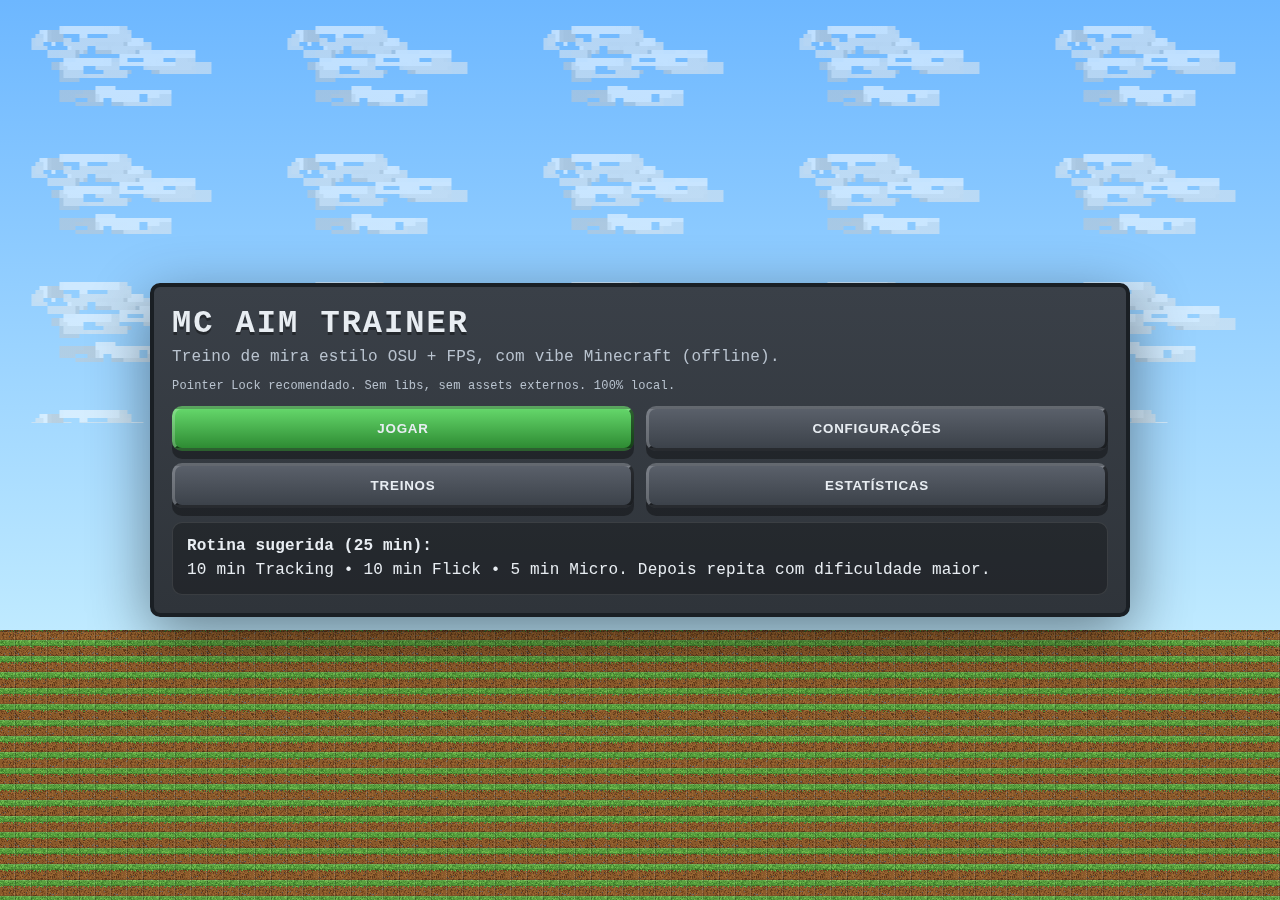
<file: j/index.html>
<!doctype html>
<html lang="pt-BR">
<head>
  <meta charset="utf-8"/>
  <meta name="viewport" content="width=device-width,initial-scale=1,maximum-scale=1"/>
  <title>MC Aim Trainer (OSU + FPS) — Offline</title>
  <link rel="stylesheet" href="style.css"/>
</head>
<body>
  <!-- Canvas principal (mira se move; fundo é "mundo" estático com ciclo dia/noite) -->
  <canvas id="gameCanvas" aria-label="Game canvas"></canvas>

  <!-- UI overlay -->
  <div id="uiLayer">
    <!-- HUD in-game -->
    <div id="hud" class="hud hidden" aria-label="HUD">
      <div class="hud-left">
        <div class="hud-box"><span>FPS</span><b id="hud-fps">—</b></div>
        <div class="hud-box"><span>Tempo</span><b id="hud-time">00:00</b></div>
        <div class="hud-box"><span>Modo</span><b id="hud-mode">OSU</b></div>
      </div>
      <div class="hud-right">
        <div class="hud-box"><span>Score</span><b id="hud-score">0</b></div>
        <div class="hud-box"><span>Combo</span><b id="hud-combo">0</b></div>
        <div class="hud-box"><span>Acc</span><b id="hud-acc">100%</b></div>
        <div class="hud-box"><span>H/M</span><b id="hud-hm">0/0</b></div>
        <div class="hud-box"><span>RT</span><b id="hud-rt">—</b></div>
      </div>
    </div>

    <!-- Hint para capturar pointer lock -->
    <div id="hintCapture" class="hint hidden">
      Clique no canvas para capturar o mouse (Pointer Lock).<br/>
      <span class="mc-dim">ESC pausa/libera. F fullscreen. TAB métricas. R reinicia.</span>
    </div>

    <!-- =========================
         MENU
         ========================= -->
    <section id="screen-menu" class="screen interactive">
      <div class="mc-panel">
        <header class="mc-header">
          <h1>MC AIM TRAINER</h1>
          <p class="mc-sub">Treino de mira estilo OSU + FPS, com vibe Minecraft (offline).</p>
          <p class="mc-dim">Pointer Lock recomendado. Sem libs, sem assets externos. 100% local.</p>
        </header>

        <div class="mc-grid">
          <button id="btn-play" class="mc-btn mc-btn--green">Jogar</button>
          <button id="btn-settings" class="mc-btn">Configurações</button>
          <button id="btn-trainings" class="mc-btn">Treinos</button>
          <button id="btn-stats" class="mc-btn">Estatísticas</button>
        </div>

        <div class="mc-tip">
          <b>Rotina sugerida (25 min):</b><br/>
          10 min Tracking • 10 min Flick • 5 min Micro. Depois repita com dificuldade maior.
        </div>
      </div>
    </section>

    <!-- =========================
         LOBBY / TREINOS
         ========================= -->
    <section id="screen-lobby" class="screen interactive hidden">
      <div class="mc-panel mc-panel--wide">
        <div class="mc-row mc-row--between">
          <div>
            <h2 class="mc-h3">LOBBY — Escolha um treino</h2>
            <div class="mc-inline">
              <span>Seed:</span><b id="seed-preview" class="mc-badge">auto</b>
              <span>Dificuldade:</span><b id="difficulty-preview" class="mc-badge">normal</b>
            </div>
          </div>
          <button id="btn-lobby-back" class="mc-btn mc-btn--small mc-btn--red">Voltar</button>
        </div>

        <div class="mc-split">
          <div class="mc-panel-inset">
            <div class="mc-grid mc-grid--modes">
              <button class="mc-btn mc-btn--green" data-mode="osu">1 — OSU Timing</button>
              <button class="mc-btn mc-btn--green" data-mode="flick">2 — Flick Shot</button>
              <button class="mc-btn mc-btn--green" data-mode="tracking">3 — Tracking</button>
              <button class="mc-btn mc-btn--green" data-mode="switch">4 — Target Switch</button>
              <button class="mc-btn mc-btn--green" data-mode="micro">5 — Micro Ajuste</button>
            </div>

            <div class="mc-tip">
              <b>Hotkeys:</b>
              <span class="mc-mono">ESC</span> pausa / libera mouse •
              <span class="mc-mono">F</span> fullscreen •
              <span class="mc-mono">R</span> reinicia •
              <span class="mc-mono">TAB</span> métricas •
              <span class="mc-mono">1..5</span> troca modo
            </div>
          </div>

          <div class="mc-panel-inset">
            <h3 class="mc-h3">Seed e Consistência</h3>
            <div class="mc-row mc-row--wrap">
              <input id="seed-input" class="mc-input" placeholder="seed (opcional) — ex: treino123" style="min-width:280px"/>
              <button id="btn-seed-random" class="mc-btn mc-btn--small">Seed aleatória</button>
            </div>
            <p class="mc-dim">Use seed para repetir a mesma sequência e comparar evolução.</p>

            <h3 class="mc-h3" style="margin-top:14px;">Explicação do modo</h3>
            <div class="mc-help">
              <div id="mode-help">—</div>
              <div class="mc-help-sub" id="mode-common">—</div>
            </div>
          </div>
        </div>
      </div>
    </section>

    <!-- =========================
         SETTINGS
         ========================= -->
    <section id="screen-settings" class="screen interactive hidden">
      <div class="mc-panel mc-panel--wide">
        <div class="mc-row mc-row--between">
          <div>
            <h2 class="mc-h3">Configurações</h2>
            <p class="mc-dim">Salvar aplica. Cancelar desfaz. (Corrige bug de "voltar/config")</p>
          </div>
          <div class="mc-row">
            <button id="btn-settings-reset" class="mc-btn mc-btn--small">Reset</button>
            <button id="btn-settings-cancel" class="mc-btn mc-btn--small mc-btn--red">Cancelar</button>
            <button id="btn-settings-save" class="mc-btn mc-btn--small mc-btn--green">Salvar</button>
          </div>
        </div>

        <div class="mc-settings">
          <div class="mc-col">
            <h3 class="mc-h3">Mira / Sens</h3>

            <div class="mc-setting">
              <label>Sensibilidade (modo livre)</label>
              <div class="mc-row">
                <input id="sens-slider" type="range" min="0.2" max="8" step="0.1"/>
                <b class="mc-badge" id="sens-value">—</b>
              </div>
              <div class="mc-dim">Usado apenas quando "Modo Minecraft" está desligado.</div>
            </div>

            <div class="mc-setting">
              <label class="mc-row"><input id="mc-mode" type="checkbox"/> <span>Modo Minecraft (feel aproximado)</span></label>
              <div id="mc-mode-box" class="mc-panel-inset">
                <div class="mc-setting">
                  <label>Sens Minecraft (%)</label>
                  <div class="mc-row">
                    <input id="mc-sens-slider" type="range" min="0" max="200" step="1"/>
                    <b class="mc-badge" id="mc-sens-value">—</b>
                  </div>
                  <div class="mc-dim">0–200%. (Internamente convertido para 0–1)</div>
                </div>

                <div class="mc-setting">
                  <label>FOV</label>
                  <div class="mc-row">
                    <input id="fov-slider" type="range" min="60" max="120" step="1"/>
                    <b class="mc-badge" id="fov-value">—</b>
                  </div>
                </div>

                <div class="mc-setting">
                  <label>DPI (opcional, p/ cm/360)</label>
                  <input id="dpi-input" class="mc-input" type="number" min="0" max="50000" placeholder="ex: 800"/>
                </div>

                <div class="mc-metrics-inline">
                  <div class="mc-badge">graus/pixel: <b class="mc-mono" id="deg-per-px">—</b></div>
                  <div class="mc-badge">graus/count: <b class="mc-mono" id="deg-per-count">—</b></div>
                  <div class="mc-badge">cm/360: <b class="mc-mono" id="cm-per-360">—</b></div>
                  <div class="mc-badge">eDPI: <b class="mc-mono" id="edpi">—</b></div>
                </div>

                <div class="mc-dim">Fórmula usada: <span class="mc-mono">(sens*0.6+0.2)^3 * 8 * 0.15</span> (graus por count). A escala por pixel usa o FOV.</div>
              </div>
            </div>

            <div class="mc-setting">
              <label>Smoothing (filtro exponencial)</label>
              <div class="mc-row">
                <input id="smooth-slider" type="range" min="0" max="0.95" step="0.01"/>
                <b class="mc-badge" id="smooth-value">—</b>
              </div>
              <div class="mc-dim">Desligado por padrão (0). Útil para reduzir micro tremor.</div>
            </div>

            <div class="mc-setting">
              <label class="mc-row"><input id="snap-toggle" type="checkbox"/> <span>Snap pixels (crosshair "pixel perfect")</span></label>
            </div>
          </div>

          <div class="mc-col">
            <h3 class="mc-h3">Visual / UX</h3>

            <div class="mc-setting">
              <label>Crosshair</label>
              <div class="mc-row mc-row--wrap">
                <select id="crosshair-type" class="mc-select">
                  <option value="plus">Plus</option>
                  <option value="cross">Cross</option>
                  <option value="dot">Dot</option>
                  <option value="circle">Circle</option>
                </select>
                <span>Tamanho</span>
                <input id="crosshair-size" type="range" min="6" max="26" step="1"/>
                <b class="mc-badge" id="crosshair-size-value">—</b>
                <input id="crosshair-color" type="color" value="#4CAF50"/>
              </div>
            </div>

            <div class="mc-setting">
              <label class="mc-row"><input id="daynight-toggle" type="checkbox"/> <span>Ciclo dia/noite</span></label>
              <div class="mc-row">
                <input id="daynight-speed" type="range" min="0.2" max="4" step="0.1"/>
                <b class="mc-badge" id="daynight-speed-value">—</b>
              </div>
              <div class="mc-dim">Velocidade mais alta = troca mais rápida (estrelas aparecem à noite).</div>
            </div>

            <div class="mc-setting">
              <label>Partículas</label>
              <div class="mc-row">
                <input id="particles-slider" type="range" min="0" max="240" step="10"/>
                <b class="mc-badge" id="particles-value">—</b>
              </div>
              <div class="mc-dim">Reduzir partículas melhora FPS em PCs fracos.</div>
            </div>

            <div class="mc-setting">
              <label>Volume</label>
              <div class="mc-row">
                <input id="volume-slider" type="range" min="0" max="100" step="1"/>
                <b class="mc-badge" id="volume-value">—</b>
              </div>
              <div class="mc-dim">Som gerado via WebAudio (sem arquivos).</div>
            </div>

            <div class="mc-setting">
              <label>Dificuldade (preset)</label>
              <select id="difficulty-select" class="mc-select">
                <option value="easy">Easy</option>
                <option value="normal">Normal</option>
                <option value="hard">Hard</option>
                <option value="insane">Insane</option>
              </select>
              <div class="mc-dim">Ajusta tamanho, velocidade e janelas de timing de forma global.</div>
            </div>

            <h3 class="mc-h3" style="margin-top:12px;">Acessibilidade</h3>
            <div class="mc-setting"><label class="mc-row"><input id="contrast-toggle" type="checkbox"/> <span>Alto contraste</span></label></div>
            <div class="mc-setting"><label class="mc-row"><input id="reduce-particles-toggle" type="checkbox"/> <span>Reduzir partículas</span></label></div>
            <div class="mc-setting"><label class="mc-row"><input id="colorblind-toggle" type="checkbox"/> <span>Paleta daltônica</span></label></div>
            <div class="mc-setting"><label class="mc-row"><input id="tips-toggle" type="checkbox"/> <span>Dicas e heurísticas</span></label></div>
          </div>
        </div>

        <div class="mc-tip">
          <b>Nota sobre "aceleração do mouse":</b> No browser, usando Pointer Lock, o movimento é relativo (movementX/Y)
          e não depende diretamente do cursor. Ainda assim, o sistema operacional pode interferir indiretamente — o jogo evita
          aceleração própria e usa apenas deltas crus + smoothing opcional.
        </div>
      </div>
    </section>

    <!-- =========================
         STATS
         ========================= -->
    <section id="screen-stats" class="screen interactive hidden">
      <div class="mc-panel mc-panel--wide">
        <div class="mc-row mc-row--between">
          <div>
            <h2 class="mc-h3">Estatísticas</h2>
            <p class="mc-dim">Top 10 por modo + últimas 20 sessões (localStorage).</p>
          </div>
          <div class="mc-row">
            <button id="btn-stats-clear" class="mc-btn mc-btn--small">Limpar Top 10 do modo</button>
            <button id="btn-stats-back" class="mc-btn mc-btn--small mc-btn--red">Voltar</button>
          </div>
        </div>

        <div class="mc-row mc-row--wrap" style="margin:10px 0;">
          <span>Modo:</span>
          <select id="stats-mode-select" class="mc-select">
            <option value="osu">OSU Timing</option>
            <option value="flick">Flick Shot</option>
            <option value="tracking">Tracking</option>
            <option value="switch">Target Switch</option>
            <option value="micro">Micro Ajuste</option>
          </select>
        </div>

        <div class="mc-split">
          <div class="mc-panel-inset">
            <h3 class="mc-h3">Top 10</h3>
            <ol id="stats-top10" class="mc-list mc-list--ordered"></ol>
          </div>

          <div class="mc-panel-inset">
            <h3 class="mc-h3">Últimas sessões</h3>
            <div id="stats-sessions" class="mc-sessions"></div>
          </div>
        </div>
      </div>
    </section>

    <!-- =========================
         LIVE OVERLAY (TAB)
         ========================= -->
    <section id="liveOverlay" class="overlay interactive hidden">
      <div class="mc-panel">
        <div class="mc-row mc-row--between">
          <h2 class="mc-h3">Métricas ao vivo</h2>
          <button id="btn-live-close" class="mc-btn mc-btn--small mc-btn--red">Fechar</button>
        </div>
        <div class="mc-split">
          <div class="mc-panel-inset">
            <h3 class="mc-h3">Métricas</h3>
            <div id="live-metrics" class="mc-help"></div>
          </div>
          <div class="mc-panel-inset">
            <h3 class="mc-h3">Heurísticas / Dicas</h3>
            <div id="live-tips" class="mc-help"></div>
          </div>
        </div>
        <p class="mc-dim">Dica: se o mouse "escapa" do jogo, clique no canvas para recapturar (Pointer Lock).</p>
      </div>
    </section>

    <!-- =========================
         PAUSE
         ========================= -->
    <section id="screen-pause" class="overlay interactive hidden">
      <div class="mc-panel">
        <div class="mc-row mc-row--between">
          <h2 class="mc-h3">Pausado</h2>
          <div class="mc-badge">ESC alterna pausar/voltar</div>
        </div>

        <div class="mc-grid">
          <button id="btn-resume" class="mc-btn mc-btn--green">Continuar</button>
          <button id="btn-capture" class="mc-btn">Capturar mouse</button>
          <button id="btn-restart" class="mc-btn">Reiniciar</button>
          <button id="btn-quit" class="mc-btn mc-btn--red">Sair</button>
        </div>

        <div class="mc-tip">
          Se o ESC não acionar (alguns browsers liberam Pointer Lock sem emitir keydown),
          o jogo pausa automaticamente ao perder o Pointer Lock.
        </div>
      </div>
    </section>

    <!-- =========================
         RESULTS
         ========================= -->
    <section id="screen-results" class="screen interactive hidden">
      <div class="mc-panel mc-panel--wide">
        <div class="mc-row mc-row--between">
          <div>
            <h2 class="mc-h3">Resultados</h2>
            <div class="mc-inline">
              <span>Score</span><b class="mc-badge" id="res-score">0</b>
              <span>Acc</span><b class="mc-badge" id="res-acc">—</b>
              <span>Combo</span><b class="mc-badge" id="res-combo">0</b>
              <span>RT</span><b class="mc-badge" id="res-rt">—</b>
            </div>
          </div>
          <div class="mc-row">
            <button id="btn-results-retry" class="mc-btn mc-btn--small mc-btn--green">Repetir</button>
            <button id="btn-results-lobby" class="mc-btn mc-btn--small">Lobby</button>
            <button id="btn-results-back" class="mc-btn mc-btn--small mc-btn--red">Menu</button>
          </div>
        </div>

        <div class="mc-split">
          <div class="mc-panel-inset">
            <h3 class="mc-h3">Diagnóstico</h3>
            <div id="res-diagnosis" class="mc-help">—</div>
            <h3 class="mc-h3" style="margin-top:12px;">Sugestões</h3>
            <ul id="res-suggestions" class="mc-list"></ul>
          </div>

          <div class="mc-panel-inset">
            <h3 class="mc-h3">Gráficos</h3>
            <div class="charts">
              <div class="chart">
                <div class="chart-title">Acurácia ao longo do tempo</div>
                <canvas id="chart-acc" class="chart-canvas"></canvas>
              </div>
              <div class="chart">
                <div class="chart-title">Reação ao longo do tempo</div>
                <canvas id="chart-rt" class="chart-canvas"></canvas>
              </div>
              <div class="chart">
                <div class="chart-title">Distribuição do erro radial</div>
                <canvas id="chart-hist" class="chart-canvas"></canvas>
              </div>
              <div class="chart">
                <div class="chart-title">Heatmap (onde erra)</div>
                <canvas id="chart-heat" class="chart-canvas"></canvas>
              </div>
            </div>
            <p class="mc-dim">Obs: Tracking usa "on-target" como acurácia.</p>
          </div>
        </div>
      </div>
    </section>
  </div>

  <script src="app.js" defer></script>
</body>
</html>
</file>
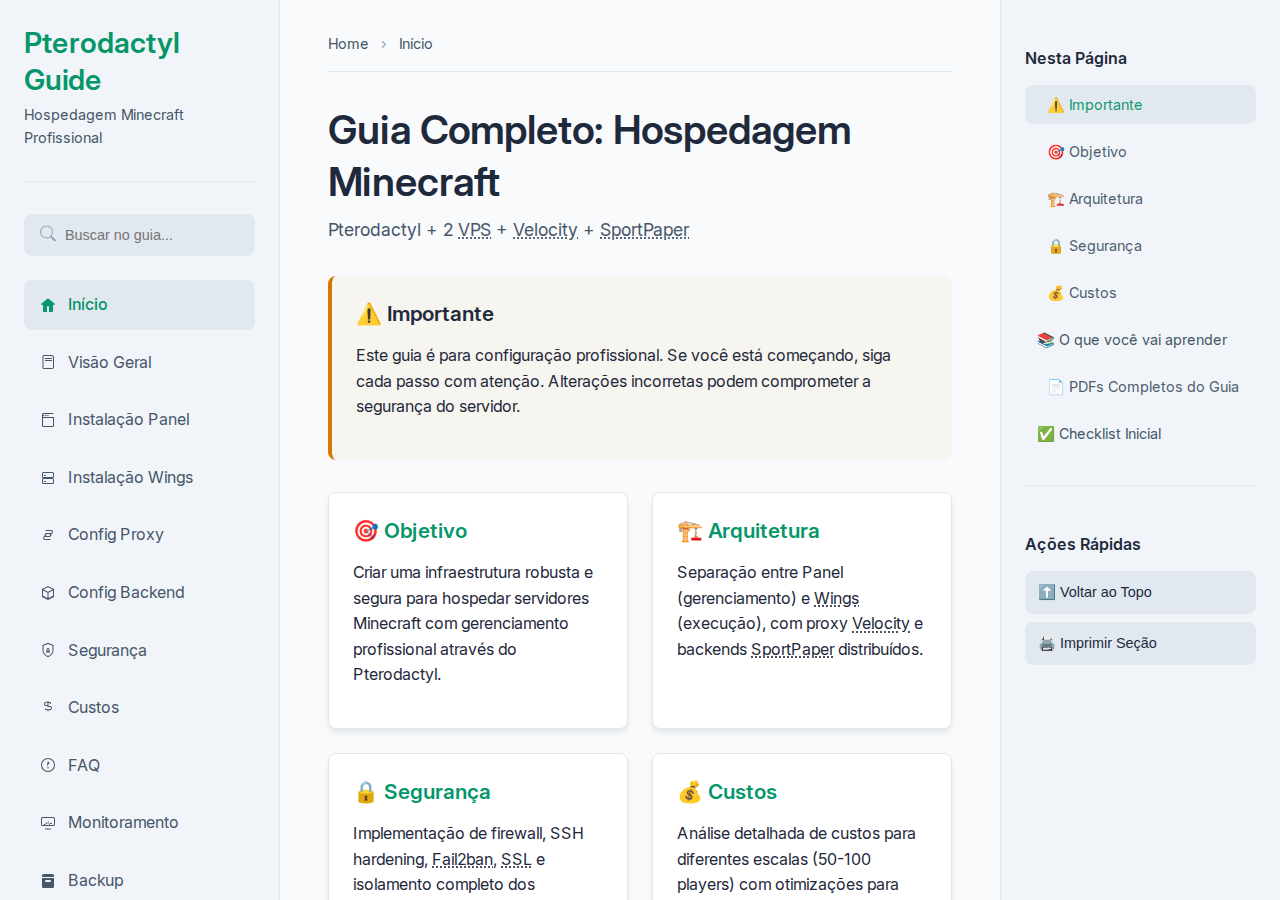
<file: ptero/index.html>
<!DOCTYPE html>
<html lang="pt-BR" data-theme="dark">
<head>
    <meta charset="UTF-8" />
    <meta name="viewport" content="width=device-width, initial-scale=1.0" />
    <title>Guia Completo: Hospedagem Minecraft com Pterodactyl</title>

    <link rel="stylesheet" href="css/base.css" />
    <link rel="stylesheet" href="css/layout.css" />
    <link rel="stylesheet" href="css/components.css" />

    <meta name="color-scheme" content="dark light" />
    <meta name="description" content="Guia prático e completo para hospedar servidores Minecraft (Velocity + SportPaper) com Pterodactyl, segurança, custos e operação." />
</head>
<body>

    <!-- Sidebar Esquerda -->
    <aside class="sidebar-left">
        <div class="logo">
            <h1>Pterodactyl Guide</h1>
            <p class="logo-subtitle">Hospedagem Minecraft Profissional</p>
        </div>

        <!-- Busca -->
        <div class="search-container">
            <input type="text" id="search-input" placeholder="Buscar no guia..." />
            <button id="search-button" aria-label="Buscar">
                <svg width="16" height="16" viewBox="0 0 16 16" fill="currentColor" aria-hidden="true">
                    <path d="M11.742 10.344a6.5 6.5 0 10-1.397 1.398h-.001c.03.04.062.078.098.115l3.85 3.85a1 1 0 001.415-1.414l-3.85-3.85a1.007 1.007 0 00-.115-.1zM12 6.5a5.5 5.5 0 11-11 0 5.5 5.5 0 0111 0z"/>
                </svg>
            </button>
        </div>

        <div id="search-results" class="hidden" aria-live="polite"></div>

        <!-- Navegação Principal -->
        <nav class="main-nav" aria-label="Seções">
            <ul>
                <li>
                    <a href="#home" class="nav-item active" data-section="home">
                        <svg width="16" height="16" viewBox="0 0 16 16" fill="currentColor" aria-hidden="true">
                            <use href="assets/icons/home.svg#icon"></use>
                        </svg>
                        <img class="nav-icon" src="assets/icons/home.svg" alt="" aria-hidden="true">
                        <span>Início</span>
                    </a>
                </li>
                <li>
                    <a href="#visao-geral" class="nav-item" data-section="visao-geral">
                        <svg width="16" height="16" viewBox="0 0 16 16" fill="currentColor" aria-hidden="true">
                            <use href="assets/icons/guide.svg#icon"></use>
                        </svg>
                        <img class="nav-icon" src="assets/icons/guide.svg" alt="" aria-hidden="true">
                        <span>Visão Geral</span>
                    </a>
                </li>
                <li>
                    <a href="#instalacao-panel" class="nav-item" data-section="instalacao-panel">
                        <svg width="16" height="16" viewBox="0 0 16 16" fill="currentColor" aria-hidden="true">
                            <use href="assets/icons/panel.svg#icon"></use>
                        </svg>
                        <img class="nav-icon" src="assets/icons/panel.svg" alt="" aria-hidden="true">
                        <span>Instalação Panel</span>
                    </a>
                </li>
                <li>
                    <a href="#instalacao-wings" class="nav-item" data-section="instalacao-wings">
                        <svg width="16" height="16" viewBox="0 0 16 16" fill="currentColor" aria-hidden="true">
                            <use href="assets/icons/node.svg#icon"></use>
                        </svg>
                        <img class="nav-icon" src="assets/icons/node.svg" alt="" aria-hidden="true">
                        <span>Instalação Wings</span>
                    </a>
                </li>
                <li>
                    <a href="#configuracao-proxy" class="nav-item" data-section="configuracao-proxy">
                        <svg width="16" height="16" viewBox="0 0 16 16" fill="currentColor" aria-hidden="true">
                            <use href="assets/icons/proxy.svg#icon"></use>
                        </svg>
                        <img class="nav-icon" src="assets/icons/proxy.svg" alt="" aria-hidden="true">
                        <span>Config Proxy</span>
                    </a>
                </li>
                <li>
                    <a href="#configuracao-backend" class="nav-item" data-section="configuracao-backend">
                        <svg width="16" height="16" viewBox="0 0 16 16" fill="currentColor" aria-hidden="true">
                            <use href="assets/icons/backend.svg#icon"></use>
                        </svg>
                        <img class="nav-icon" src="assets/icons/backend.svg" alt="" aria-hidden="true">
                        <span>Config Backend</span>
                    </a>
                </li>
                <li>
                    <a href="#seguranca" class="nav-item" data-section="seguranca">
                        <svg width="16" height="16" viewBox="0 0 16 16" fill="currentColor" aria-hidden="true">
                            <use href="assets/icons/security.svg#icon"></use>
                        </svg>
                        <img class="nav-icon" src="assets/icons/security.svg" alt="" aria-hidden="true">
                        <span>Segurança</span>
                    </a>
                </li>
                <li>
                    <a href="#custos" class="nav-item" data-section="custos">
                        <svg width="16" height="16" viewBox="0 0 16 16" fill="currentColor" aria-hidden="true">
                            <use href="assets/icons/costs.svg#icon"></use>
                        </svg>
                        <img class="nav-icon" src="assets/icons/costs.svg" alt="" aria-hidden="true">
                        <span>Custos</span>
                    </a>
                </li>
                <li>
                    <a href="#faq" class="nav-item" data-section="faq">
                        <svg width="16" height="16" viewBox="0 0 16 16" fill="currentColor" aria-hidden="true">
                            <use href="assets/icons/faq.svg#icon"></use>
                        </svg>
                        <img class="nav-icon" src="assets/icons/faq.svg" alt="" aria-hidden="true">
                        <span>FAQ</span>
                    </a>
                </li>
                <li>
                    <a href="#monitoramento" class="nav-item" data-section="monitoramento">
                        <svg width="16" height="16" viewBox="0 0 16 16" fill="currentColor" aria-hidden="true">
                            <use href="assets/icons/monitor.svg#icon"></use>
                        </svg>
                        <img class="nav-icon" src="assets/icons/monitor.svg" alt="" aria-hidden="true">
                        <span>Monitoramento</span>
                    </a>
                </li>
                <li>
                    <a href="#backup" class="nav-item" data-section="backup">
                        <svg width="16" height="16" viewBox="0 0 16 16" fill="currentColor" aria-hidden="true">
                            <use href="assets/icons/backup.svg#icon"></use>
                        </svg>
                        <img class="nav-icon" src="assets/icons/backup.svg" alt="" aria-hidden="true">
                        <span>Backup</span>
                    </a>
                </li>
                <li>
                    <a href="#links" class="nav-item" data-section="links">
                        <svg width="16" height="16" viewBox="0 0 16 16" fill="currentColor" aria-hidden="true">
                            <use href="assets/icons/links.svg#icon"></use>
                        </svg>
                        <img class="nav-icon" src="assets/icons/links.svg" alt="" aria-hidden="true">
                        <span>Links Úteis</span>
                    </a>
                </li>
            </ul>
        </nav>

        <!-- Toggle Tema -->
        <div class="theme-toggle">
            <button id="theme-toggle-btn" aria-label="Alternar tema">
                <span class="theme-icon">🌙</span>
                <span class="theme-text">Modo Claro</span>
            </button>
        </div>
    </aside>

    <!-- Conteúdo Principal -->
    <main class="content" role="main">
        <!-- Breadcrumb -->
        <div class="breadcrumb" aria-label="Breadcrumb">
            <span>Home</span>
            <span class="separator">›</span>
            <span id="current-section">Início</span>
        </div>

        <noscript>
            <div class="highlight-card warning">
                <h3>⚠️ JavaScript desativado</h3>
                <p>Ative JavaScript para navegação, pesquisa, tooltips e botões de copiar funcionarem corretamente.</p>
            </div>
        </noscript>

        <!-- SEÇÃO: HOME -->
        <section id="home" class="content-section active">
            <h1>Guia Completo: Hospedagem Minecraft</h1>
            <p class="subtitle">Pterodactyl + 2 VPS + Velocity + SportPaper</p>

            <div class="highlight-card warning">
                <h3>⚠️ Importante</h3>
                <p>Este guia é para configuração profissional. Se você está começando, siga cada passo com atenção. Alterações incorretas podem comprometer a segurança do servidor.</p>
            </div>

            <div class="cards-grid">
                <div class="card">
                    <h3>🎯 Objetivo</h3>
                    <p>Criar uma infraestrutura robusta e segura para hospedar servidores Minecraft com gerenciamento profissional através do Pterodactyl.</p>
                </div>
                <div class="card">
                    <h3>🏗️ Arquitetura</h3>
                    <p>Separação entre Panel (gerenciamento) e Wings (execução), com proxy Velocity e backends SportPaper distribuídos.</p>
                </div>
                <div class="card">
                    <h3>🔒 Segurança</h3>
                    <p>Implementação de firewall, SSH hardening, Fail2ban, SSL e isolamento completo dos containers.</p>
                </div>
                <div class="card">
                    <h3>💰 Custos</h3>
                    <p>Análise detalhada de custos para diferentes escalas (50-100 players) com otimizações para economizar.</p>
                </div>
            </div>

            <h2>📚 O que você vai aprender</h2>
            <ul class="numbered-list">
                <li>Como instalar e configurar o Pterodactyl Panel em uma VPS separada</li>
                <li>Como instalar Wings e configurar Nodes para execução de servidores</li>
                <li>Configuração completa do Velocity Proxy com segurança</li>
                <li>Setup otimizado do SportPaper para performance máxima</li>
                <li>Implementação de medidas de segurança essenciais</li>
                <li>Estratégias de backup e monitoramento</li>
            </ul>

            <div class="download-card">
                <h3>📄 PDFs Completos do Guia</h3>
                <p>Baixe os guias completos em PDF para consulta offline</p>
                <div class="download-buttons">
                    <a href="assets/pdfs/Guia_Pterodactyl_2VPS_Velocity_SportPaper_BR.pdf" class="btn btn-primary" download>
                        📥 Guia Pterodactyl Completo
                    </a>
                    <a href="assets/pdfs/Guia_Custos_Hospedagem_Minecraft_50-100_BR.pdf" class="btn btn-secondary" download>
                        📥 Guia de Custos
                    </a>
                </div>
            </div>

            <h2>✅ Checklist Inicial</h2>
            <div class="checklist">
                <div class="checklist-item">
                    <input type="checkbox" id="home-check-1">
                    <label for="home-check-1">Tenho 2 VPS com Ubuntu 22.04+ (Panel e Node separados)</label>
                </div>
                <div class="checklist-item">
                    <input type="checkbox" id="home-check-2">
                    <label for="home-check-2">Tenho um domínio ou subdomínios configurados (panel.meudominio.com)</label>
                </div>
                <div class="checklist-item">
                    <input type="checkbox" id="home-check-3">
                    <label for="home-check-3">Tenho acesso SSH root nas VPS</label>
                </div>
                <div class="checklist-item">
                    <input type="checkbox" id="home-check-4">
                    <label for="home-check-4">Entendo conceitos básicos de Linux e comandos terminal</label>
                </div>
            </div>
        </section>

        <!-- SEÇÃO: VISÃO GERAL -->
        <section id="visao-geral" class="content-section">
            <h1>Visão Geral da Arquitetura</h1>
            <p class="subtitle">Entenda como tudo se conecta</p>

            <h2>🏛️ Arquitetura Recomendada</h2>
            <div class="architecture-diagram">
                <div class="arch-row">
                    <div class="arch-item">
                        <div class="arch-title">VPS 1 - Panel</div>
                        <div class="arch-content">
                            <ul>
                                <li>Pterodactyl Panel</li>
                                <li>Banco de dados MySQL</li>
                                <li>Redis (cache/sessões)</li>
                                <li>Nginx (reverse proxy)</li>
                                <li>SSL/TLS</li>
                            </ul>
                        </div>
                    </div>
                    <div class="arch-connector">
                        <div class="connector-line"></div>
                        <div class="connector-text">API Segura<br>(HTTPS)</div>
                        <div class="connector-line"></div>
                    </div>
                    <div class="arch-item">
                        <div class="arch-title">VPS 2 - Node</div>
                        <div class="arch-content">
                            <ul>
                                <li>Pterodactyl Wings</li>
                                <li>Docker Containers</li>
                                <li>Velocity Proxy</li>
                                <li>SportPaper Servers</li>
                                <li>Backup Storage</li>
                            </ul>
                        </div>
                    </div>
                </div>
            </div>

            <div class="highlight-card concept">
                <h3>💡 Por que separar Panel e Wings?</h3>
                <p>Separar o Panel (gerenciamento) do Wings (execução) aumenta drasticamente a segurança. Mesmo se um servidor Minecraft for comprometido, o atacante não terá acesso ao painel de controle.</p>
            </div>

            <h2>🔄 Fluxo de Conexão</h2>
            <ol class="numbered-list">
                <li>Jogador conecta no IP/Domínio do <span data-term="Velocity">Velocity Proxy</span></li>
                <li>Velocity direciona para o backend <span data-term="SportPaper">SportPaper</span> apropriado</li>
                <li>Panel gerencia todos os servidores via API com Wings</li>
                <li>Wings executa os containers Docker isoladamente</li>
            </ol>

            <h2>📊 Componentes Principais</h2>
            <table class="data-table">
                <thead>
                    <tr>
                        <th>Componente</th>
                        <th>Função</th>
                        <th>Onde Rodar</th>
                    </tr>
                </thead>
                <tbody>
                    <tr>
                        <td><strong>Pterodactyl Panel</strong></td>
                        <td>Interface web de gerenciamento</td>
                        <td>VPS 1 (Panel)</td>
                    </tr>
                    <tr>
                        <td><strong>Wings</strong></td>
                        <td>Daemon que executa containers</td>
                        <td>VPS 2 (Node)</td>
                    </tr>
                    <tr>
                        <td><strong>Velocity</strong></td>
                        <td>Proxy para múltiplos servidores</td>
                        <td>VPS 2 (Node)</td>
                    </tr>
                    <tr>
                        <td><strong>SportPaper</strong></td>
                        <td>Servidor Minecraft otimizado</td>
                        <td>VPS 2 (Node)</td>
                    </tr>
                </tbody>
            </table>
        </section>

        <!-- SEÇÃO: INSTALAÇÃO PANEL -->
        <section id="instalacao-panel" class="content-section">
            <h1>Instalação do Pterodactyl Panel</h1>
            <p class="subtitle">Configuração completa na VPS 1</p>

            <div class="highlight-card tip">
                <h3>✅ Pré-requisitos</h3>
                <p>Ubuntu 22.04 LTS, 2GB+ RAM, 20GB+ SSD, domínio configurado apontando para IP da VPS.</p>
            </div>

            <h2>1️⃣ Preparação do Sistema</h2>
            <p>Atualize o sistema e instale dependências básicas:</p>

            <div class="code-block">
                <div class="code-header">
                    <span>Terminal - Atualização</span>
                    <button class="copy-btn">
                        <svg width="14" height="14" viewBox="0 0 16 16" fill="currentColor" aria-hidden="true">
                            <path d="M10 1.5a.5.5 0 0 1 .5.5v1a.5.5 0 0 1-.5.5h-1a.5.5 0 0 1-.5-.5v-1a.5.5 0 0 1 .5-.5h1z"/>
                            <path d="M4.5 3A1.5 1.5 0 0 0 3 4.5v9A1.5 1.5 0 0 0 4.5 15h7A1.5 1.5 0 0 0 13 13.5v-9A1.5 1.5 0 0 0 11.5 3h-7zM4 4.5a.5.5 0 0 1 .5-.5h7a.5.5 0 0 1 .5.5v9a.5.5 0 0 1-.5.5h-7a.5.5 0 0 1-.5-.5v-9z"/>
                            <path d="M1.5 5A1.5 1.5 0 0 1 3 3.5v9A2.5 2.5 0 0 0 5.5 15H4A2.5 2.5 0 0 1 1.5 12.5v-7.5z"/>
                        </svg>
                        Copiar
                    </button>
                </div>
                <pre><code>apt update &amp;&amp; apt upgrade -y
apt install -y curl wget sudo gnupg2 ca-certificates lsb-release apt-transport-https software-properties-common</code></pre>
            </div>

            <h2>2️⃣ Instalar Docker (Opcional)</h2>
            <p>O Panel não precisa de Docker, mas pode ser útil para ferramentas auxiliares. Se preferir, pule esta etapa.</p>

            <h2>3️⃣ Instalar Dependências do Panel</h2>
            <p>O Pterodactyl Panel requer PHP, Composer, MariaDB e Nginx:</p>

            <div class="code-block">
                <div class="code-header">
                    <span>Instalação PHP + Nginx</span>
                    <button class="copy-btn">Copiar</button>
                </div>
                <pre><code>apt install -y nginx mariadb-server redis-server
apt install -y php8.1 php8.1-cli php8.1-gd php8.1-mysql php8.1-pdo php8.1-mbstring php8.1-tokenizer php8.1-bcmath php8.1-xml php8.1-fpm php8.1-curl php8.1-zip</code></pre>
            </div>

            <div class="highlight-card warning">
                <h3>⚠️ Versão do PHP</h3>
                <p>Verifique no site oficial do Pterodactyl qual versão do PHP é suportada. Ajuste conforme necessário (8.1, 8.2, etc).</p>
            </div>

            <h2>4️⃣ Download e Configuração do Panel</h2>
            <p>Baixe a versão mais recente do Panel:</p>

            <div class="code-block">
                <div class="code-header">
                    <span>Download Panel</span>
                    <button class="copy-btn">Copiar</button>
                </div>
                <pre><code>mkdir -p /var/www/pterodactyl
cd /var/www/pterodactyl
curl -Lo panel.tar.gz https://github.com/pterodactyl/panel/releases/latest/download/panel.tar.gz
tar -xzvf panel.tar.gz
chmod -R 755 storage/* bootstrap/cache/</code></pre>
            </div>

            <h2>5️⃣ Instalar Composer e Dependências</h2>
            <div class="code-block">
                <div class="code-header">
                    <span>Composer</span>
                    <button class="copy-btn">Copiar</button>
                </div>
                <pre><code>curl -sS https://getcomposer.org/installer | php
mv composer.phar /usr/local/bin/composer
cd /var/www/pterodactyl
composer install --no-dev --optimize-autoloader</code></pre>
            </div>

            <h2>6️⃣ Configurar Banco de Dados</h2>
            <p>Crie banco e usuário:</p>

            <div class="code-block small">
                <div class="code-header">
                    <span>MariaDB</span>
                    <button class="copy-btn">Copiar</button>
                </div>
                <pre><code>mysql -u root -p</code></pre>
            </div>

            <pre><code class="language-sql">CREATE DATABASE panel;
CREATE USER 'pterodactyl'@'127.0.0.1' IDENTIFIED BY 'SENHA_FORTE_AQUI';
GRANT ALL PRIVILEGES ON panel.* TO 'pterodactyl'@'127.0.0.1';
FLUSH PRIVILEGES;
exit;</code></pre>

            <h2>7️⃣ Configurar Environment</h2>
            <p>Configure o arquivo <code>.env</code>:</p>
            <div class="code-block">
                <div class="code-header">
                    <span>Setup .env</span>
                    <button class="copy-btn">Copiar</button>
                </div>
                <pre><code>cp .env.example .env
php artisan key:generate --force
php artisan p:environment:setup
php artisan p:environment:database
php artisan p:environment:mail</code></pre>
            </div>

            <h2>8️⃣ Migrar e Criar Usuário Admin</h2>
            <div class="code-block">
                <div class="code-header">
                    <span>Migrations</span>
                    <button class="copy-btn">Copiar</button>
                </div>
                <pre><code>php artisan migrate --seed --force
php artisan p:user:make</code></pre>
            </div>

            <h2>9️⃣ Configurar Nginx + SSL</h2>
            <p>Configure o virtual host do Nginx e obtenha certificado SSL com Certbot.</p>

            <div class="highlight-card tip">
                <h3>📌 Dica</h3>
                <p>No final, você terá o Panel acessível em <code>https://panel.seudominio.com</code> com SSL ativo.</p>
            </div>
        </section>

        <!-- SEÇÃO: INSTALAÇÃO WINGS -->
        <section id="instalacao-wings" class="content-section">
            <h1>Instalação do Wings (Node)</h1>
            <p class="subtitle">Configuração completa na VPS 2</p>

            <h2>1️⃣ Instalar Docker</h2>
            <p>O Wings usa Docker para executar os servidores em containers isolados:</p>

            <div class="code-block">
                <div class="code-header">
                    <span>Docker Install</span>
                    <button class="copy-btn">Copiar</button>
                </div>
                <pre><code>curl -sSL https://get.docker.com/ | CHANNEL=stable bash
systemctl enable --now docker</code></pre>
            </div>

            <h2>2️⃣ Instalar Wings</h2>
            <div class="code-block">
                <div class="code-header">
                    <span>Download Wings</span>
                    <button class="copy-btn">Copiar</button>
                </div>
                <pre><code>mkdir -p /etc/pterodactyl
curl -L -o /usr/local/bin/wings https://github.com/pterodactyl/wings/releases/latest/download/wings_linux_amd64
chmod u+x /usr/local/bin/wings</code></pre>
            </div>

            <h2>3️⃣ Configurar Systemd</h2>
            <p>Crie o serviço do Wings:</p>

            <div class="code-block">
                <div class="code-header">
                    <span>Service File</span>
                    <button class="copy-btn">Copiar</button>
                </div>
                <pre><code>cat &gt; /etc/systemd/system/wings.service &lt;&lt; 'EOF'
[Unit]
Description=Pterodactyl Wings Daemon
After=docker.service
Requires=docker.service

[Service]
User=root
WorkingDirectory=/etc/pterodactyl
LimitNOFILE=4096
PIDFile=/var/run/wings/daemon.pid
ExecStart=/usr/local/bin/wings
Restart=on-failure
StartLimitInterval=180
StartLimitBurst=30
RestartSec=5s

[Install]
WantedBy=multi-user.target
EOF</code></pre>
            </div>

            <div class="code-block small">
                <div class="code-header">
                    <span>Enable Wings</span>
                    <button class="copy-btn">Copiar</button>
                </div>
                <pre><code>systemctl enable --now wings</code></pre>
            </div>

            <h2>4️⃣ Configurar Node no Panel</h2>
            <p>No Panel, vá em <strong>Admin → Nodes → Create New</strong> e configure:</p>

            <ul>
                <li>FQDN do Node (node1.seudominio.com ou IP)</li>
                <li>Comunicação SSL habilitada</li>
                <li>Portas: 8080 (API Wings) e ranges de jogos (ex: 25565-25600)</li>
            </ul>

            <div class="highlight-card warning">
                <h3>⚠️ Certificado SSL no Node</h3>
                <p>Para segurança, configure SSL também no Node (Let's Encrypt) ou use proxy reverso. Nunca exponha Wings sem HTTPS.</p>
            </div>
        </section>

        <!-- SEÇÃO: CONFIG PROXY -->
        <section id="configuracao-proxy" class="content-section">
            <h1>Configuração do Velocity Proxy</h1>
            <p class="subtitle">Proxy seguro e otimizado</p>

            <h2>🎮 O que é Velocity?</h2>
            <p><span data-term="Velocity">Velocity</span> é um proxy moderno e performático para Minecraft, substituto do BungeeCord. Ele permite múltiplos servidores backend com uma entrada única.</p>

            <h2>📦 Configuração no Pterodactyl</h2>
            <p>Crie um servidor no Panel usando um Egg de proxy (Velocity) e configure:</p>

            <div class="cards-grid">
                <div class="card">
                    <h3>Memória</h3>
                    <p>2-4GB para 100 players</p>
                </div>
                <div class="card">
                    <h3>CPU</h3>
                    <p>2 cores dedicados</p>
                </div>
                <div class="card">
                    <h3>Porta</h3>
                    <p>25565 (principal)</p>
                </div>
            </div>

            <h2>⚙️ velocity.toml</h2>
            <p>Configuração essencial do arquivo:</p>

            <div class="code-block">
                <div class="code-header">
                    <span>velocity.toml - básico</span>
                    <button class="copy-btn">Copiar</button>
                </div>
                <pre><code>[servers]
lobby = "127.0.0.1:25566"
survival = "127.0.0.1:25567"

[forced-hosts]
"seudominio.com" = ["lobby"]

[advanced]
compression-threshold = 256
login-ratelimit = 3000</code></pre>
            </div>

            <div class="highlight-card tip">
                <h3>🔒 Segurança do Proxy</h3>
                <p>Configure firewall para permitir conexões externas apenas na porta do proxy. Backends devem aceitar conexões apenas do proxy (localhost ou rede interna Docker).</p>
            </div>
        </section>

        <!-- SEÇÃO: CONFIG BACKEND -->
        <section id="configuracao-backend" class="content-section">
            <h1>Configuração do SportPaper Backend</h1>
            <p class="subtitle">Servidores Minecraft otimizados</p>

            <h2>🏃‍♂️ Por que SportPaper?</h2>
            <p><span data-term="SportPaper">SportPaper</span> é uma fork otimizada do Paper para Minecraft 1.8.8, focada em performance para servidores PvP e minigames.</p>

            <h2>⚙️ Configuração Recomendada</h2>
            <div class="step-navigation">
                <div class="step active" data-step="1">1. JVM Flags</div>
                <div class="step" data-step="2">2. server.properties</div>
                <div class="step" data-step="3">3. spigot.yml</div>
                <div class="step" data-step="4">4. bukkit.yml</div>
            </div>

            <div class="step-content active" data-step="1">
                <h3>JVM Flags Otimizadas</h3>
                <p>Exemplo de flags com <code>G1GC</code> (ajuste <code>-Xms</code>/<code>-Xmx</code> conforme a RAM alocada):</p>
                <div class="code-block">
                    <div class="code-header">
                        <span>Startup Command</span>
                        <button class="copy-btn">Copiar</button>
                    </div>
                    <pre><code>java -Xms4G -Xmx4G -XX:+UseG1GC -XX:+ParallelRefProcEnabled -XX:MaxGCPauseMillis=200 -XX:+UnlockExperimentalVMOptions -XX:+DisableExplicitGC -XX:+AlwaysPreTouch -XX:G1NewSizePercent=30 -XX:G1MaxNewSizePercent=40 -XX:G1HeapRegionSize=8M -XX:G1ReservePercent=20 -XX:G1HeapWastePercent=5 -XX:G1MixedGCCountTarget=4 -XX:InitiatingHeapOccupancyPercent=15 -XX:G1MixedGCLiveThresholdPercent=90 -XX:G1RSetUpdatingPauseTimePercent=5 -XX:SurvivorRatio=32 -XX:+PerfDisableSharedMem -XX:MaxTenuringThreshold=1 -Dusing.aikars.flags=https://mcflags.emc.gs -Daikars.new.flags=true -jar server.jar nogui</code></pre>
                </div>
            </div>

            <div class="step-content" data-step="2">
                <h3>server.properties</h3>
                <div class="code-block">
                    <div class="code-header">
                        <span>Config Base</span>
                        <button class="copy-btn">Copiar</button>
                    </div>
                    <pre><code>view-distance=6
network-compression-threshold=256
max-players=100
use-native-transport=true</code></pre>
                </div>
            </div>

            <div class="step-content" data-step="3">
                <h3>spigot.yml</h3>
                <p>Ajustes para performance:</p>
                <ul>
                    <li>entity-activation-range reduzido</li>
                    <li>merge-radius otimizado</li>
                    <li>ticks-per ajustado</li>
                </ul>
            </div>

            <div class="step-content" data-step="4">
                <h3>bukkit.yml</h3>
                <p>Configure limites de spawn e chunk-gc para reduzir lag.</p>
            </div>

            <div class="highlight-card concept">
                <h3>💡 Dica de Performance</h3>
                <p>Para 100 players, use SSD NVMe e CPU com alto single-thread. Minecraft depende muito de performance por core.</p>
            </div>
        </section>

        <!-- SEÇÃO: SEGURANÇA -->
        <section id="seguranca" class="content-section">
            <h1>Segurança Completa</h1>
            <p class="subtitle">Proteja sua infraestrutura</p>

            <h2>🔥 Firewall UFW</h2>
            <p>Configure firewall permitindo apenas portas necessárias:</p>

            <div class="code-block">
                <div class="code-header">
                    <span>UFW Setup</span>
                    <button class="copy-btn">Copiar</button>
                </div>
                <pre><code>ufw default deny incoming
ufw default allow outgoing
ufw allow ssh
ufw allow 80/tcp
ufw allow 443/tcp
ufw allow 25565/tcp  # Proxy
ufw enable</code></pre>
            </div>

            <h2>🔑 SSH Hardening</h2>
            <p>Edite <code>/etc/ssh/sshd_config</code>:</p>

            <div class="code-block">
                <div class="code-header">
                    <span>SSH Config</span>
                    <button class="copy-btn">Copiar</button>
                </div>
                <pre><code>PermitRootLogin no
PasswordAuthentication no
Port 2222
MaxAuthTries 3</code></pre>
            </div>

            <h2>🛡️ Fail2ban</h2>
            <p>Proteja contra brute force:</p>

            <div class="code-block small">
                <div class="code-header">
                    <span>Install Fail2ban</span>
                    <button class="copy-btn">Copiar</button>
                </div>
                <pre><code>apt install -y fail2ban
systemctl enable --now fail2ban</code></pre>
            </div>

            <div class="highlight-card danger">
                <h3>🚨 Atenção</h3>
                <p>Sempre teste SSH em uma nova sessão antes de fechar a atual. Mudanças erradas podem te deixar sem acesso ao servidor.</p>
            </div>
        </section>

        <!-- SEÇÃO: CUSTOS -->
        <section id="custos" class="content-section">
            <h1>Análise de Custos</h1>
            <p class="subtitle">Quanto custa hospedar 50-100 players?</p>

            <h2>📊 Comparação de Custos</h2>
            <div class="cost-comparison">
                <div class="cost-card">
                    <h3>🏠 Setup Básico</h3>
                    <p class="cost-title">50 players - 1 VPS</p>
                    <div class="cost-breakdown">
                        <div class="cost-item">
                            <span>VPS (4GB RAM)</span>
                            <span>R$ 40-80/mês</span>
                        </div>
                        <div class="cost-item">
                            <span>Domínio</span>
                            <span>R$ 40/ano</span>
                        </div>
                    </div>
                    <div class="cost-total">
                        <span>Total</span>
                        <span>~R$ 60/mês</span>
                    </div>
                </div>

                <div class="cost-card">
                    <h3>🏢 Setup Profissional</h3>
                    <p class="cost-title">100 players - 2 VPS</p>
                    <div class="cost-breakdown">
                        <div class="cost-item">
                            <span>VPS Panel (2GB)</span>
                            <span>R$ 30-50/mês</span>
                        </div>
                        <div class="cost-item">
                            <span>VPS Node (8GB)</span>
                            <span>R$ 80-150/mês</span>
                        </div>
                        <div class="cost-item">
                            <span>Backup Storage</span>
                            <span>R$ 20-40/mês</span>
                        </div>
                    </div>
                    <div class="cost-total">
                        <span>Total</span>
                        <span>~R$ 180/mês</span>
                    </div>
                    <div class="cost-note warning">
                        💡 Inclui redundância e segurança
                    </div>
                </div>
            </div>

            <h2>📄 Guia Completo de Custos</h2>
            <div class="download-card">
                <h3>Baixe a análise detalhada</h3>
                <p>Inclui cálculos para diferentes escalas e otimizações</p>
                <a href="assets/pdfs/Guia_Custos_Hospedagem_Minecraft_50-100_BR.pdf" class="btn btn-primary" download>
                    📥 Download PDF Custos
                </a>
            </div>
        </section>

        <!-- SEÇÃO: FAQ -->
        <section id="faq" class="content-section">
            <h1>Perguntas Frequentes</h1>
            <p class="subtitle">Dúvidas comuns sobre Pterodactyl</p>

            <div class="faq-grid">
                <div class="faq-item">
                    <h3>❓ Preciso mesmo de 2 VPS?</h3>
                    <p>Para produção profissional, sim. Separar Panel e Node aumenta segurança. Para testes, 1 VPS funciona.</p>
                </div>
                <div class="faq-item">
                    <h3>❓ Qual melhor OS?</h3>
                    <p>Ubuntu 22.04 LTS é recomendado por estabilidade e suporte. Debian também funciona.</p>
                </div>
                <div class="faq-item">
                    <h3>❓ Posso usar Cloudflare?</h3>
                    <p>Sim para o Panel (HTTP). Para Minecraft (TCP), use DNS only ou Spectrum (pago).</p>
                </div>
                <div class="faq-item">
                    <h3>❓ Como fazer backups?</h3>
                    <p>Pterodactyl tem sistema de backups integrado. Para mais segurança, use backup externo automático.</p>
                </div>
            </div>

            <h2>📖 Glossário</h2>
            <div class="glossary">
                <div class="glossary-item" data-term="Pterodactyl Panel">
                    <strong>Panel</strong> - Interface web de gerenciamento
                </div>
                <div class="glossary-item" data-term="Wings">
                    <strong>Wings</strong> - Daemon que executa containers
                </div>
                <div class="glossary-item" data-term="Egg">
                    <strong>Egg</strong> - Template de servidor no Pterodactyl
                </div>
                <div class="glossary-item" data-term="Node">
                    <strong>Node</strong> - Servidor físico/VPS que roda Wings
                </div>
                <div class="glossary-item" data-term="Allocation">
                    <strong>Allocation</strong> - Porta/IP disponível para servidores
                </div>
                <div class="glossary-item" data-term="Velocity">
                    <strong>Velocity</strong> - Proxy Minecraft moderno
                </div>
            </div>
        </section>

        <!-- SEÇÃO: MONITORAMENTO -->
        <section id="monitoramento" class="content-section">
            <h1>Monitoramento e Logs</h1>
            <p class="subtitle">Mantenha tudo sob controle</p>

            <h2>📈 Métricas Importantes</h2>
            <ul>
                <li>CPU usage (especialmente single-core)</li>
                <li>RAM e swap</li>
                <li>Disk I/O</li>
                <li>Network traffic</li>
                <li>TPS do Minecraft</li>
            </ul>

            <h2>🔍 Ferramentas Recomendadas</h2>
            <div class="cards-grid">
                <div class="card">
                    <h3>htop</h3>
                    <p>Monitor de processos em tempo real</p>
                    <div class="code-block small">
                        <div class="code-header">
                            <span>Install</span>
                            <button class="copy-btn">Copiar</button>
                        </div>
                        <pre><code>apt install -y htop</code></pre>
                    </div>
                </div>
                <div class="card">
                    <h3>netdata</h3>
                    <p>Dashboard completo de métricas</p>
                </div>
                <div class="card">
                    <h3>Prometheus + Grafana</h3>
                    <p>Solução profissional para monitoramento</p>
                </div>
            </div>

            <div class="highlight-card tip">
                <h3>💡 Dica</h3>
                <p>Configure alertas para CPU > 90%, RAM > 85% e disk space < 20% livre.</p>
            </div>
        </section>

        <!-- SEÇÃO: BACKUP -->
        <section id="backup" class="content-section">
            <h1>Backup e Recuperação</h1>
            <p class="subtitle">Nunca perca seus dados</p>

            <h2>💾 Tipos de Backup</h2>
            <table class="data-table">
                <thead>
                    <tr>
                        <th>Tipo</th>
                        <th>O que inclui</th>
                        <th>Frequência</th>
                    </tr>
                </thead>
                <tbody>
                    <tr>
                        <td>World Backup</td>
                        <td>Mundos e regiões</td>
                        <td>Diário</td>
                    </tr>
                    <tr>
                        <td>Config Backup</td>
                        <td>Configurações e plugins</td>
                        <td>Semanal</td>
                    </tr>
                    <tr>
                        <td>Database Backup</td>
                        <td>MySQL/MongoDB/Redis dumps</td>
                        <td>Diário</td>
                    </tr>
                </tbody>
            </table>

            <h2>🔄 Estratégia 3-2-1</h2>
            <div class="highlight-card concept">
                <h3>📌 Regra 3-2-1</h3>
                <p>3 cópias dos dados, em 2 mídias diferentes, 1 offsite (fora do servidor principal).</p>
            </div>

            <h2>📦 Backup com rsync</h2>
            <div class="code-block">
                <div class="code-header">
                    <span>rsync example</span>
                    <button class="copy-btn">Copiar</button>
                </div>
                <pre><code>rsync -avz /var/lib/pterodactyl/backup/ user@backup-server:/backups/pterodactyl/</code></pre>
            </div>
        </section>

        <!-- SEÇÃO: LINKS -->
        <section id="links" class="content-section">
            <h1>Links e Recursos Úteis</h1>
            <p class="subtitle">Referências oficiais e ferramentas</p>

            <div class="links-grid">
                <div class="link-card">
                    <h3>📚 Documentação</h3>
                    <ul>
                        <li><a href="https://pterodactyl.io/" target="_blank" rel="noopener noreferrer">Docs Oficiais Pterodactyl</a></li>
                        <li><a href="https://github.com/pterodactyl/panel" target="_blank" rel="noopener noreferrer">GitHub Panel</a></li>
                        <li><a href="https://github.com/pterodactyl/wings" target="_blank" rel="noopener noreferrer">GitHub Wings</a></li>
                    </ul>
                </div>

                <div class="link-card">
                    <h3>🎮 Minecraft</h3>
                    <ul>
                        <li><a href="https://velocitypowered.com/" target="_blank" rel="noopener noreferrer">Velocity</a></li>
                        <li><a href="https://papermc.io/" target="_blank" rel="noopener noreferrer">PaperMC</a></li>
                        <li><a href="https://www.spigotmc.org/" target="_blank" rel="noopener noreferrer">SpigotMC</a></li>
                    </ul>
                </div>

                <div class="link-card">
                    <h3>🔧 Ferramentas</h3>
                    <ul>
                        <li><a href="https://certbot.eff.org/" target="_blank" rel="noopener noreferrer">Certbot</a></li>
                        <li><a href="https://www.cloudflare.com/" target="_blank" rel="noopener noreferrer">Cloudflare</a></li>
                        <li><a href="https://github.com/fail2ban/fail2ban" target="_blank" rel="noopener noreferrer">Fail2ban</a></li>
                    </ul>
                </div>
            </div>
        </section>
    </main>

    <!-- Sidebar Direita -->
    <aside class="sidebar-right">
        <div class="toc-container">
            <h3>Nesta Página</h3>
            <ul id="toc-list"></ul>
        </div>

        <div class="quick-actions">
            <h3>Ações Rápidas</h3>
            <button class="quick-action-btn" id="btn-top">
                ⬆️ Voltar ao Topo
            </button>
            <button class="quick-action-btn" id="btn-print">
                🖨️ Imprimir Seção
            </button>
        </div>
    </aside>

    <!-- Tooltip -->
    <div id="tooltip" class="tooltip" role="tooltip"></div>

    <script src="js/theme.js"></script>
    <script src="js/search.js"></script>
    <script src="js/tooltips.js"></script>
    <script src="js/scrollspy.js"></script>
</body>
</html>
</file>
<file: j/style.css>
/* ============================================================
   MC Aim Trainer - style.css
   Visual: Minecraft-ish (painéis cinza, botões bevel, texto "quadradinho")
   100% offline, sem fontes externas.
   ============================================================ */

:root{
  --bg0:#0b0f14;
  --panel:#2f343a;
  --panel2:#3a4048;
  --edge:#1a1f24;
  --hi:#ffffff;
  --text:#e8edf2;
  --muted:#b9c3cf;
  --accent:#4caf50;
  --accent2:#2196f3;
  --danger:#ff5252;
  --shadow: rgba(0,0,0,.45);
}

*{ box-sizing:border-box; }
html,body{
  width:100%;
  height:100%;
  margin:0;
  background: var(--bg0);
  color: var(--text);
  font-family: ui-monospace, SFMono-Regular, Menlo, Monaco, Consolas, "Liberation Mono", "Courier New", monospace;
  letter-spacing:.2px;
  overflow:hidden;
}

body.high-contrast{
  --panel:#1d1f22;
  --panel2:#262a2f;
  --text:#ffffff;
  --muted:#d7d7d7;
}

/* Canvas sempre full */
#gameCanvas{
  position:fixed;
  inset:0;
  width:100%;
  height:100%;
  display:block;
  background:#000;
  image-rendering: pixelated;
  image-rendering: crisp-edges;
}

/* UI layer */
#uiLayer{
  position:fixed;
  inset:0;
  pointer-events:none; /* só screens/overlays são interativos */
}

/* Screens */
.screen, .overlay{
  position:absolute;
  inset:0;
  display:flex;
  align-items:center;
  justify-content:center;
  padding: 18px;
  pointer-events:none;
}

.screen.interactive, .overlay.interactive{
  pointer-events:auto;
}

.hidden{ display:none !important; }

/* Panels */
.mc-panel{
  width:min(980px, calc(100% - 14px));
  max-height: calc(100% - 14px);
  overflow:auto;
  background: linear-gradient(180deg, var(--panel2), var(--panel));
  border: 4px solid var(--edge);
  box-shadow: 0 18px 60px var(--shadow);
  border-radius: 10px;
  padding: 18px;
}

.mc-panel--wide{ width:min(1240px, calc(100% - 14px)); }

.mc-panel-inset{
  background: rgba(0,0,0,.20);
  border: 2px solid rgba(0,0,0,.35);
  border-radius: 10px;
  padding: 14px;
}

.mc-header h1{
  margin: 0 0 6px 0;
  letter-spacing: 2px;
  text-shadow: 0 3px 0 rgba(0,0,0,.35);
}
.mc-sub{
  margin:0 0 8px 0;
  color: var(--muted);
}
.mc-dim{ color: var(--muted); font-size: 12px; line-height: 1.35; }
.mc-mono{ font-family: inherit; letter-spacing:.2px; }

/* Layout helpers */
.mc-row{ display:flex; gap:10px; align-items:center; }
.mc-row--between{ justify-content:space-between; }
.mc-row--wrap{ flex-wrap:wrap; }
.mc-inline{
  display:flex;
  gap:10px;
  align-items:center;
  flex-wrap:wrap;
}
.mc-split{
  display:grid;
  grid-template-columns: 1.12fr .88fr;
  gap: 14px;
  margin-top: 14px;
}
@media (max-width: 980px){
  .mc-split{ grid-template-columns: 1fr; }
}

.mc-grid{
  display:grid;
  grid-template-columns: repeat(2, minmax(0, 1fr));
  gap: 12px;
  margin-top: 12px;
}
.mc-grid--modes{
  grid-template-columns: 1fr;
}

.mc-h3{
  margin: 0 0 8px 0;
  text-transform: uppercase;
  letter-spacing: 1px;
}

/* Buttons: bevel Minecraft-like */
.mc-btn{
  appearance:none;
  border: 3px solid rgba(0,0,0,.55);
  border-top-color: rgba(255,255,255,.20);
  border-left-color: rgba(255,255,255,.20);
  border-radius: 10px;
  background: linear-gradient(180deg, #5a606a, #3c424a);
  color: var(--text);
  padding: 12px 14px;
  font-weight: 700;
  cursor:pointer;
  user-select:none;
  text-transform: uppercase;
  letter-spacing: .8px;
  box-shadow: 0 8px 0 rgba(0,0,0,.35);
  transition: transform .06s ease, filter .1s ease;
}
.mc-btn:hover{ filter: brightness(1.08); }
.mc-btn:active{
  transform: translateY(4px);
  box-shadow: 0 4px 0 rgba(0,0,0,.35);
}
.mc-btn--small{
  padding: 9px 12px;
  border-radius: 10px;
  font-size: 12px;
}
.mc-btn--green{
  background: linear-gradient(180deg, #64d66a, #2e8b33);
}
.mc-btn--red{
  background: linear-gradient(180deg, #ff6f6f, #b83c3c);
}
.mc-btn:focus{
  outline: 2px solid rgba(255,255,255,.35);
  outline-offset: 2px;
}

/* Inputs */
.mc-input, .mc-select{
  background: rgba(0,0,0,.25);
  border: 2px solid rgba(0,0,0,.45);
  border-top-color: rgba(255,255,255,.14);
  border-left-color: rgba(255,255,255,.14);
  border-radius: 10px;
  color: var(--text);
  padding: 10px 12px;
  font-weight: 600;
}
.mc-input::placeholder{ color: rgba(233,240,246,.42); }

.mc-select{ padding-right: 36px; }

input[type="range"]{
  width: min(420px, 100%);
}

input[type="checkbox"]{
  transform: translateY(1px);
}

/* Badges */
.mc-badge{
  display:inline-flex;
  align-items:center;
  gap:6px;
  padding: 6px 10px;
  border-radius: 999px;
  background: rgba(0,0,0,.25);
  border: 1px solid rgba(255,255,255,.10);
  box-shadow: inset 0 1px 0 rgba(255,255,255,.08);
  font-size: 12px;
}

/* Tip box */
.mc-tip{
  margin-top: 14px;
  padding: 12px 14px;
  border-radius: 10px;
  background: rgba(0,0,0,.25);
  border: 1px solid rgba(255,255,255,.10);
  line-height: 1.45;
}

/* Help blocks */
.mc-help{
  background: rgba(0,0,0,.20);
  border: 1px solid rgba(255,255,255,.10);
  border-radius: 10px;
  padding: 12px 12px;
  line-height: 1.55;
}
.mc-help-sub{
  margin-top: 8px;
  color: var(--muted);
  font-size: 12px;
}

/* Settings grid */
.mc-settings{
  display:grid;
  grid-template-columns: 1fr 1fr;
  gap: 14px;
  margin-top: 12px;
}
@media (max-width: 980px){
  .mc-settings{ grid-template-columns: 1fr; }
}
.mc-col{
  min-width:0;
}
.mc-setting{
  margin: 10px 0;
}
.mc-setting label{
  display:block;
  font-weight: 800;
  margin-bottom: 6px;
  text-transform: uppercase;
  letter-spacing: .6px;
  font-size: 12px;
}

/* Derived metrics inline */
.mc-metrics-inline{
  display:flex;
  gap: 8px;
  flex-wrap:wrap;
  margin: 10px 0;
}

/* Lists */
.mc-list{
  margin: 8px 0 0 0;
  padding-left: 18px;
}
.mc-list li{ margin: 6px 0; }
.mc-list--ordered{ padding-left: 22px; }

.mc-sessions{
  display:flex;
  flex-direction:column;
  gap: 10px;
}

/* HUD */
.hud{
  position:absolute;
  top: 10px;
  left: 10px;
  right: 10px;
  display:flex;
  justify-content:space-between;
  gap: 10px;
  pointer-events:none;
}
.hud-left, .hud-right{
  display:flex;
  gap: 8px;
  flex-wrap:wrap;
}
.hud-box{
  background: rgba(0,0,0,.30);
  border: 1px solid rgba(255,255,255,.10);
  box-shadow: inset 0 1px 0 rgba(255,255,255,.08);
  padding: 8px 10px;
  border-radius: 10px;
  display:flex;
  gap: 8px;
  align-items:baseline;
  font-size: 12px;
}
.hud-box span{ color: var(--muted); font-weight: 700; text-transform: uppercase; }
.hud-box b{ font-size: 13px; }

/* Hint */
.hint{
  position:absolute;
  left: 50%;
  bottom: 18px;
  transform: translateX(-50%);
  background: rgba(0,0,0,.55);
  border: 1px solid rgba(255,255,255,.12);
  box-shadow: 0 10px 30px rgba(0,0,0,.55);
  padding: 10px 14px;
  border-radius: 10px;
  font-size: 12px;
  text-align:center;
  pointer-events:none;
}

/* Overlays (pause/live) */
.overlay{
  background: radial-gradient(circle at 50% 30%, rgba(0,0,0,.25), rgba(0,0,0,.72));
}

/* Charts */
.charts{
  display:grid;
  grid-template-columns: 1fr 1fr;
  gap: 12px;
}
@media (max-width: 980px){
  .charts{ grid-template-columns: 1fr; }
}
.chart{
  background: rgba(0,0,0,.18);
  border: 1px solid rgba(255,255,255,.10);
  border-radius: 10px;
  padding: 10px;
}
.chart-title{
  font-weight: 800;
  text-transform: uppercase;
  letter-spacing: .6px;
  font-size: 12px;
  margin-bottom: 8px;
  color: var(--muted);
}
.chart-canvas{
  width:100%;
  height: 150px;
  display:block;
  border-radius: 10px;
  background: rgba(255,255,255,.05);
}

/* Small spacing utilities */
.mc-dim .mc-mono{
  background: rgba(0,0,0,.25);
  padding: 0 6px;
  border-radius: 8px;
}

/* Scrollbars (nice-ish) */
.mc-panel::-webkit-scrollbar{ width: 10px; }
.mc-panel::-webkit-scrollbar-track{ background: rgba(0,0,0,.25); border-radius: 10px; }
.mc-panel::-webkit-scrollbar-thumb{ background: rgba(255,255,255,.12); border-radius: 10px; border: 2px solid rgba(0,0,0,.25); }
</file>
<file: ptero/css/base.css>
/* css/base.css */

/* Fonte local (Inter Variable) - funciona offline */
@font-face{
    font-family: 'Inter';
    src: url('../fonts/inter.woff2') format('woff2'),
         url('../fonts/inter.woff') format('woff');
    font-weight: 100 900;
    font-style: normal;
    font-display: swap;
}

:root {
    /* Cores - Dark Mode (padrão) */
    --bg-primary: #0a0a0a;
    --bg-secondary: #1a1a1a;
    --bg-tertiary: #2a2a2a;
    --bg-card: #1e1e1e;
    --border-color: #333;
    --text-primary: #e0e0e0;
    --text-secondary: #a0a0a0;
    --text-muted: #666;
    --accent-primary: #10b981;
    --accent-secondary: #3b82f6;
    --accent-danger: #ef4444;
    --accent-warning: #f59e0b;
    --accent-info: #0ea5e9;
    --shadow: 0 4px 6px -1px rgba(0, 0, 0, 0.5);
    --radius: 8px;
    --transition: all 0.2s ease;
}

[data-theme="light"] {
    --bg-primary: #f8fafc;
    --bg-secondary: #f1f5f9;
    --bg-tertiary: #e2e8f0;
    --bg-card: #ffffff;
    --border-color: #e2e8f0;
    --text-primary: #1e293b;
    --text-secondary: #475569;
    --text-muted: #94a3b8;
    --accent-primary: #059669;
    --accent-secondary: #2563eb;
    --accent-danger: #dc2626;
    --accent-warning: #d97706;
    --accent-info: #0284c7;
    --shadow: 0 4px 6px -1px rgba(0, 0, 0, 0.1);
}

* {
    margin: 0;
    padding: 0;
    box-sizing: border-box;
}

html {
    scroll-behavior: smooth;
}

body {
    font-family: 'Inter', -apple-system, BlinkMacSystemFont, 'Segoe UI', Roboto, Oxygen, Ubuntu, sans-serif;
    background-color: var(--bg-primary);
    color: var(--text-primary);
    line-height: 1.6;
    overflow-x: hidden;
}

/* Tipografia */
h1, h2, h3, h4, h5, h6 {
    font-weight: 600;
    line-height: 1.3;
    margin-bottom: 1rem;
}

h1 {
    font-size: 2.5rem;
    margin-bottom: 0.5rem;
}

h2 {
    font-size: 1.8rem;
    margin-top: 2rem;
    padding-bottom: 0.5rem;
    border-bottom: 1px solid var(--border-color);
}

h3 {
    font-size: 1.3rem;
    margin-top: 1.5rem;
}

.subtitle {
    color: var(--text-secondary);
    font-size: 1.1rem;
    margin-bottom: 2rem;
}

p {
    margin-bottom: 1rem;
}

a {
    color: var(--accent-secondary);
    text-decoration: none;
    transition: var(--transition);
}

a:hover {
    color: var(--accent-primary);
    text-decoration: underline;
}

ul, ol {
    margin-left: 1.5rem;
    margin-bottom: 1rem;
}

li {
    margin-bottom: 0.5rem;
}

code {
    font-family: 'Monaco', 'Menlo', 'Ubuntu Mono', monospace;
    background-color: var(--bg-tertiary);
    padding: 0.2rem 0.4rem;
    border-radius: 4px;
    font-size: 0.9em;
}

pre {
    background-color: var(--bg-tertiary);
    border-radius: var(--radius);
    padding: 1rem;
    overflow-x: auto;
    margin: 1rem 0;
}

pre code {
    background: none;
    padding: 0;
}

/* Utilitários */
.hidden {
    display: none !important;
}

.text-center {
    text-align: center;
}

/* Scrollbar personalizada */
::-webkit-scrollbar {
    width: 8px;
    height: 8px;
}

::-webkit-scrollbar-track {
    background: var(--bg-secondary);
}

::-webkit-scrollbar-thumb {
    background: var(--text-muted);
    border-radius: 4px;
}

::-webkit-scrollbar-thumb:hover {
    background: var(--text-secondary);
}

/* Destaque de termos com tooltip */
.term-highlight{
    cursor: help;
    text-decoration: underline dotted;
    text-underline-offset: 2px;
}
</file>
<file: ptero/css/layout.css>
/* css/layout.css */
body {
    display: grid;
    grid-template-columns: 280px 1fr 280px;
    grid-template-rows: 1fr;
    min-height: 100vh;
    gap: 0;
}

/* Sidebar Esquerda */
.sidebar-left {
    background-color: var(--bg-secondary);
    border-right: 1px solid var(--border-color);
    padding: 1.5rem;
    overflow-y: auto;
    position: sticky;
    top: 0;
    height: 100vh;
    display: flex;
    flex-direction: column;
}

.logo {
    margin-bottom: 2rem;
    padding-bottom: 1rem;
    border-bottom: 1px solid var(--border-color);
}

.logo h1 {
    font-size: 1.8rem;
    margin-bottom: 0.25rem;
    color: var(--accent-primary);
}

.logo-subtitle {
    color: var(--text-secondary);
    font-size: 0.9rem;
}

.search-container {
    position: relative;
    margin-bottom: 1.5rem;
}

#search-input {
    width: 100%;
    padding: 0.75rem 1rem 0.75rem 2.5rem;
    background-color: var(--bg-tertiary);
    border: 1px solid var(--border-color);
    border-radius: var(--radius);
    color: var(--text-primary);
    font-size: 0.9rem;
    transition: var(--transition);
}

#search-input:focus {
    outline: none;
    border-color: var(--accent-primary);
    box-shadow: 0 0 0 2px rgba(16, 185, 129, 0.2);
}

#search-button {
    position: absolute;
    left: 0.75rem;
    top: 50%;
    transform: translateY(-50%);
    background: none;
    border: none;
    color: var(--text-muted);
    cursor: pointer;
    padding: 0.25rem;
}

.main-nav ul {
    list-style: none;
    margin: 0;
    padding: 0;
}

.nav-item {
    display: flex;
    align-items: center;
    gap: 0.75rem;
    padding: 0.75rem 1rem;
    color: var(--text-secondary);
    border-radius: var(--radius);
    margin-bottom: 0.5rem;
    transition: var(--transition);
    cursor: pointer;
}

.nav-item:hover {
    background-color: var(--bg-tertiary);
    color: var(--text-primary);
}

.nav-item.active {
    background-color: var(--bg-tertiary);
    color: var(--accent-primary);
    font-weight: 500;
}

.nav-item svg, .nav-item img.nav-icon {
    flex-shrink: 0;
    width: 16px;
    height: 16px;
    display: inline-block;
}

.nav-item img.nav-icon {
    display: none; /* mostrado via JS fallback quando necessário */
}

.theme-toggle {
    margin-top: auto;
    padding-top: 1.5rem;
    border-top: 1px solid var(--border-color);
}

#theme-toggle-btn {
    display: flex;
    align-items: center;
    gap: 0.5rem;
    width: 100%;
    padding: 0.75rem;
    background-color: var(--bg-tertiary);
    border: 1px solid var(--border-color);
    border-radius: var(--radius);
    color: var(--text-primary);
    cursor: pointer;
    transition: var(--transition);
    font-size: 0.9rem;
}

#theme-toggle-btn:hover {
    background-color: var(--bg-card);
    border-color: var(--accent-primary);
}

/* Conteúdo Principal */
.content {
    padding: 2rem 3rem;
    overflow-y: auto;
    max-width: 1200px;
    margin: 0 auto;
    height: 100vh;
}

.breadcrumb {
    margin-bottom: 2rem;
    padding-bottom: 1rem;
    border-bottom: 1px solid var(--border-color);
    font-size: 0.9rem;
    color: var(--text-secondary);
}

.breadcrumb .separator {
    margin: 0 0.5rem;
    color: var(--text-muted);
}

.content-section {
    display: none;
}

.content-section.active {
    display: block;
    animation: fadeIn 0.3s ease;
}

@keyframes fadeIn {
    from { opacity: 0; transform: translateY(10px); }
    to { opacity: 1; transform: translateY(0); }
}

/* Sidebar Direita */
.sidebar-right {
    background-color: var(--bg-secondary);
    border-left: 1px solid var(--border-color);
    padding: 1.5rem;
    overflow-y: auto;
    position: sticky;
    top: 0;
    height: 100vh;
}

.toc-container h3,
.quick-actions h3 {
    font-size: 1rem;
    margin-bottom: 1rem;
    color: var(--text-primary);
}

#toc-list {
    list-style: none;
    margin: 0;
    padding: 0;
}

#toc-list li {
    margin-bottom: 0.5rem;
}

#toc-list a {
    display: block;
    padding: 0.5rem 0.75rem;
    color: var(--text-secondary);
    font-size: 0.9rem;
    border-radius: var(--radius);
    transition: var(--transition);
}

#toc-list a:hover,
#toc-list a.active {
    background-color: var(--bg-tertiary);
    color: var(--accent-primary);
}

.quick-actions {
    margin-top: 2rem;
    padding-top: 1.5rem;
    border-top: 1px solid var(--border-color);
}

/* Indent visual para h3 no TOC */
#toc-list a.toc-h3{
    padding-left: 1.35rem;
    opacity: 0.95;
}

.quick-action-btn {
    display: flex;
    align-items: center;
    gap: 0.5rem;
    width: 100%;
    padding: 0.75rem;
    margin-bottom: 0.5rem;
    background-color: var(--bg-tertiary);
    border: 1px solid var(--border-color);
    border-radius: var(--radius);
    color: var(--text-primary);
    cursor: pointer;
    transition: var(--transition);
    font-size: 0.9rem;
}

.quick-action-btn:hover {
    background-color: var(--bg-card);
    border-color: var(--accent-primary);
}

/* Responsividade */
@media (max-width: 1200px) {
    body {
        grid-template-columns: 280px 1fr;
    }

    .content{
        height: 100vh;
    }

    .sidebar-right {
        display: none;
    }
}

@media (max-width: 768px) {
    body {
        grid-template-columns: 1fr;
        grid-template-rows: auto 1fr;
    }

    .sidebar-left {
        height: auto;
        position: static;
        border-right: none;
        border-bottom: 1px solid var(--border-color);
    }

    .content {
        height: auto;
        max-width: none;
        padding: 1.5rem;
        overflow: visible;
    }

    .theme-toggle {
        display: none;
    }
}
</file>
<file: ptero/css/components.css>
/* css/components.css */
/* Cards */
.cards-grid {
    display: grid;
    grid-template-columns: repeat(auto-fill, minmax(300px, 1fr));
    gap: 1.5rem;
    margin: 2rem 0;
}

.card {
    background-color: var(--bg-card);
    border: 1px solid var(--border-color);
    border-radius: var(--radius);
    padding: 1.5rem;
    box-shadow: var(--shadow);
    transition: var(--transition);
}

.card:hover {
    transform: translateY(-2px);
    box-shadow: 0 8px 16px rgba(0, 0, 0, 0.2);
}

.card h3 {
    color: var(--accent-primary);
    margin-top: 0;
}

/* Cards de destaque */
.highlight-card {
    border-left: 4px solid;
    padding: 1.5rem;
    margin: 2rem 0;
    border-radius: var(--radius);
    background-color: var(--bg-card);
}

.highlight-card.warning {
    border-left-color: var(--accent-warning);
    background-color: rgba(245, 158, 11, 0.05);
}

.highlight-card.tip {
    border-left-color: var(--accent-primary);
    background-color: rgba(16, 185, 129, 0.05);
}

.highlight-card.concept {
    border-left-color: var(--accent-info);
    background-color: rgba(14, 165, 233, 0.05);
}

.highlight-card.danger {
    border-left-color: var(--accent-danger);
    background-color: rgba(239, 68, 68, 0.05);
}

.highlight-card h3 {
    display: flex;
    align-items: center;
    gap: 0.5rem;
    margin-top: 0;
}

/* Botões */
.btn {
    display: inline-flex;
    align-items: center;
    gap: 0.5rem;
    padding: 0.75rem 1.5rem;
    border-radius: var(--radius);
    font-weight: 500;
    text-decoration: none;
    cursor: pointer;
    transition: var(--transition);
    border: none;
    font-size: 0.95rem;
}

.btn-primary {
    background-color: var(--accent-primary);
    color: white;
}

.btn-primary:hover {
    background-color: #0da271;
    transform: translateY(-1px);
    text-decoration: none;
    color: white;
}

.btn-secondary {
    background-color: var(--bg-tertiary);
    color: var(--text-primary);
    border: 1px solid var(--border-color);
}

.btn-secondary:hover {
    background-color: var(--bg-card);
    transform: translateY(-1px);
    text-decoration: none;
    color: var(--text-primary);
}

.download-card {
    background: linear-gradient(135deg, var(--bg-card), var(--bg-secondary));
    border: 1px solid var(--border-color);
    border-radius: var(--radius);
    padding: 2rem;
    margin: 2rem 0;
    text-align: center;
}

.download-card h3 {
    margin-top: 0;
    color: var(--accent-primary);
}

.download-buttons {
    display: flex;
    gap: 1rem;
    justify-content: center;
    margin-top: 1.5rem;
    flex-wrap: wrap;
}

/* Blocos de código */
.code-block {
    background-color: var(--bg-tertiary);
    border-radius: var(--radius);
    margin: 1.5rem 0;
    overflow: hidden;
}

.code-header {
    display: flex;
    justify-content: space-between;
    align-items: center;
    padding: 0.75rem 1rem;
    background-color: rgba(0, 0, 0, 0.1);
    border-bottom: 1px solid var(--border-color);
    font-size: 0.85rem;
    color: var(--text-secondary);
}

.copy-btn {
    display: flex;
    align-items: center;
    gap: 0.5rem;
    background-color: var(--bg-card);
    border: 1px solid var(--border-color);
    border-radius: 4px;
    padding: 0.4rem 0.75rem;
    font-size: 0.8rem;
    color: var(--text-primary);
    cursor: pointer;
    transition: var(--transition);
    user-select: none;
}

.copy-btn:hover {
    background-color: var(--accent-primary);
    color: white;
    border-color: var(--accent-primary);
}

.code-block.small pre {
    padding: 0.75rem;
    font-size: 0.85rem;
}

/* Checklist */
.checklist {
    background-color: var(--bg-card);
    border: 1px solid var(--border-color);
    border-radius: var(--radius);
    padding: 1.5rem;
    margin: 1.5rem 0;
}

.checklist-item {
    display: flex;
    align-items: flex-start;
    gap: 0.75rem;
    margin-bottom: 0.75rem;
}

.checklist-item:last-child {
    margin-bottom: 0;
}

.checklist-item input[type="checkbox"] {
    margin-top: 0.25rem;
    flex-shrink: 0;
    width: 1.1rem;
    height: 1.1rem;
    cursor: pointer;
}

.checklist-item label {
    cursor: pointer;
    user-select: none;
}

/* Tabelas */
.data-table {
    width: 100%;
    border-collapse: collapse;
    margin: 1.5rem 0;
    background-color: var(--bg-card);
    border-radius: var(--radius);
    overflow: hidden;
}

.data-table th {
    background-color: var(--bg-tertiary);
    color: var(--text-primary);
    font-weight: 600;
    text-align: left;
    padding: 1rem;
}

.data-table td {
    padding: 1rem;
    border-top: 1px solid var(--border-color);
}

.data-table tr:hover {
    background-color: var(--bg-tertiary);
}

/* Arquitetura */
.architecture-diagram {
    background-color: var(--bg-card);
    border: 1px solid var(--border-color);
    border-radius: var(--radius);
    padding: 2rem;
    margin: 2rem 0;
}

.arch-row {
    display: flex;
    align-items: stretch;
    justify-content: space-between;
    gap: 1rem;
}

.arch-item {
    flex: 1;
    background-color: var(--bg-secondary);
    border: 1px solid var(--border-color);
    border-radius: var(--radius);
    padding: 1.5rem;
}

.arch-title {
    font-weight: 600;
    color: var(--accent-primary);
    margin-bottom: 1rem;
    text-align: center;
}

.arch-content ul {
    margin: 0;
    list-style: none;
}

.arch-content li {
    margin-bottom: 0.5rem;
    padding-left: 1rem;
    position: relative;
}

.arch-content li:before {
    content: "•";
    position: absolute;
    left: 0;
    color: var(--accent-secondary);
}

.arch-connector {
    display: flex;
    flex-direction: column;
    align-items: center;
    justify-content: center;
    padding: 0 1rem;
    position: relative;
    min-width: 140px;
}

.connector-line {
    width: 2px;
    height: 60px;
    background-color: var(--border-color);
}

.connector-text {
    margin-top: 0.5rem;
    font-size: 0.85rem;
    color: var(--text-secondary);
    text-align: center;
    max-width: 160px;
}

/* Navegação de passos */
.step-navigation {
    display: flex;
    gap: 0.5rem;
    margin: 2rem 0;
    overflow-x: auto;
    padding-bottom: 0.5rem;
}

.step {
    flex-shrink: 0;
    padding: 0.75rem 1.5rem;
    background-color: var(--bg-secondary);
    border: 1px solid var(--border-color);
    border-radius: var(--radius);
    cursor: pointer;
    transition: var(--transition);
    white-space: nowrap;
    user-select: none;
}

.step:hover {
    background-color: var(--bg-tertiary);
}

.step.active {
    background-color: var(--accent-primary);
    color: white;
    border-color: var(--accent-primary);
}

.step-content {
    display: none;
}

.step-content.active {
    display: block;
}

/* Comparação de custos */
.cost-comparison {
    display: grid;
    grid-template-columns: repeat(auto-fill, minmax(300px, 1fr));
    gap: 1.5rem;
    margin: 2rem 0;
}

.cost-card {
    background-color: var(--bg-card);
    border: 1px solid var(--border-color);
    border-radius: var(--radius);
    padding: 1.5rem;
}

.cost-card h3 {
    color: var(--accent-primary);
    margin-top: 0;
}

.cost-title {
    color: var(--text-secondary);
    margin-bottom: 1.5rem;
    font-size: 0.95rem;
}

.cost-breakdown {
    margin-bottom: 1.5rem;
}

.cost-item {
    display: flex;
    justify-content: space-between;
    padding: 0.5rem 0;
    border-bottom: 1px solid var(--border-color);
    gap: 1rem;
}

.cost-item:last-child {
    border-bottom: none;
}

.cost-total {
    display: flex;
    justify-content: space-between;
    padding: 1rem 0;
    border-top: 2px solid var(--border-color);
    font-weight: 600;
    font-size: 1.1rem;
}

.cost-note {
    margin-top: 1rem;
    padding-top: 1rem;
    border-top: 1px solid var(--border-color);
    font-size: 0.85rem;
    color: var(--text-secondary);
}

.cost-note.warning {
    color: var(--accent-warning);
}

/* FAQ */
.faq-grid {
    display: grid;
    grid-template-columns: repeat(auto-fill, minmax(300px, 1fr));
    gap: 1.5rem;
    margin: 2rem 0;
}

.faq-item {
    background-color: var(--bg-card);
    border: 1px solid var(--border-color);
    border-radius: var(--radius);
    padding: 1.5rem;
}

.faq-item h3 {
    color: var(--accent-primary);
    margin-top: 0;
    font-size: 1.1rem;
}

/* Links */
.links-grid {
    display: grid;
    grid-template-columns: repeat(auto-fill, minmax(250px, 1fr));
    gap: 1.5rem;
    margin: 2rem 0;
}

.link-card {
    background-color: var(--bg-card);
    border: 1px solid var(--border-color);
    border-radius: var(--radius);
    padding: 1.5rem;
}

.link-card h3 {
    color: var(--accent-primary);
    margin-top: 0;
    font-size: 1.1rem;
}

.link-card ul {
    list-style: none;
    margin: 0;
    padding: 0;
}

.link-card li {
    margin-bottom: 0.75rem;
}

.link-card li:last-child {
    margin-bottom: 0;
}

.link-card a {
    display: block;
    padding: 0.5rem 0.75rem;
    background-color: var(--bg-secondary);
    border-radius: 4px;
    transition: var(--transition);
}

.link-card a:hover {
    background-color: var(--bg-tertiary);
    text-decoration: none;
}

/* Glossário */
.glossary {
    display: grid;
    grid-template-columns: repeat(auto-fill, minmax(300px, 1fr));
    gap: 1rem;
    margin: 2rem 0;
}

.glossary-item {
    background-color: var(--bg-card);
    border: 1px solid var(--border-color);
    border-radius: var(--radius);
    padding: 1rem;
    font-size: 0.9rem;
    cursor: help;
    position: relative;
}

.glossary-item strong {
    color: var(--accent-primary);
}

/* Listas numeradas */
.numbered-list {
    list-style: decimal;
    margin-left: 1.5rem;
    margin-bottom: 1.5rem;
}

.numbered-list li {
    margin-bottom: 0.75rem;
    padding-left: 0.5rem;
}

/* Tooltip */
.tooltip {
    position: fixed;
    background-color: var(--bg-tertiary);
    color: var(--text-primary);
    padding: 0.5rem 0.75rem;
    border-radius: var(--radius);
    font-size: 0.85rem;
    max-width: 320px;
    z-index: 1000;
    box-shadow: var(--shadow);
    border: 1px solid var(--border-color);
    pointer-events: none;
    opacity: 0;
    transition: opacity 0.2s;
}

.tooltip.active {
    opacity: 1;
}
</file>
